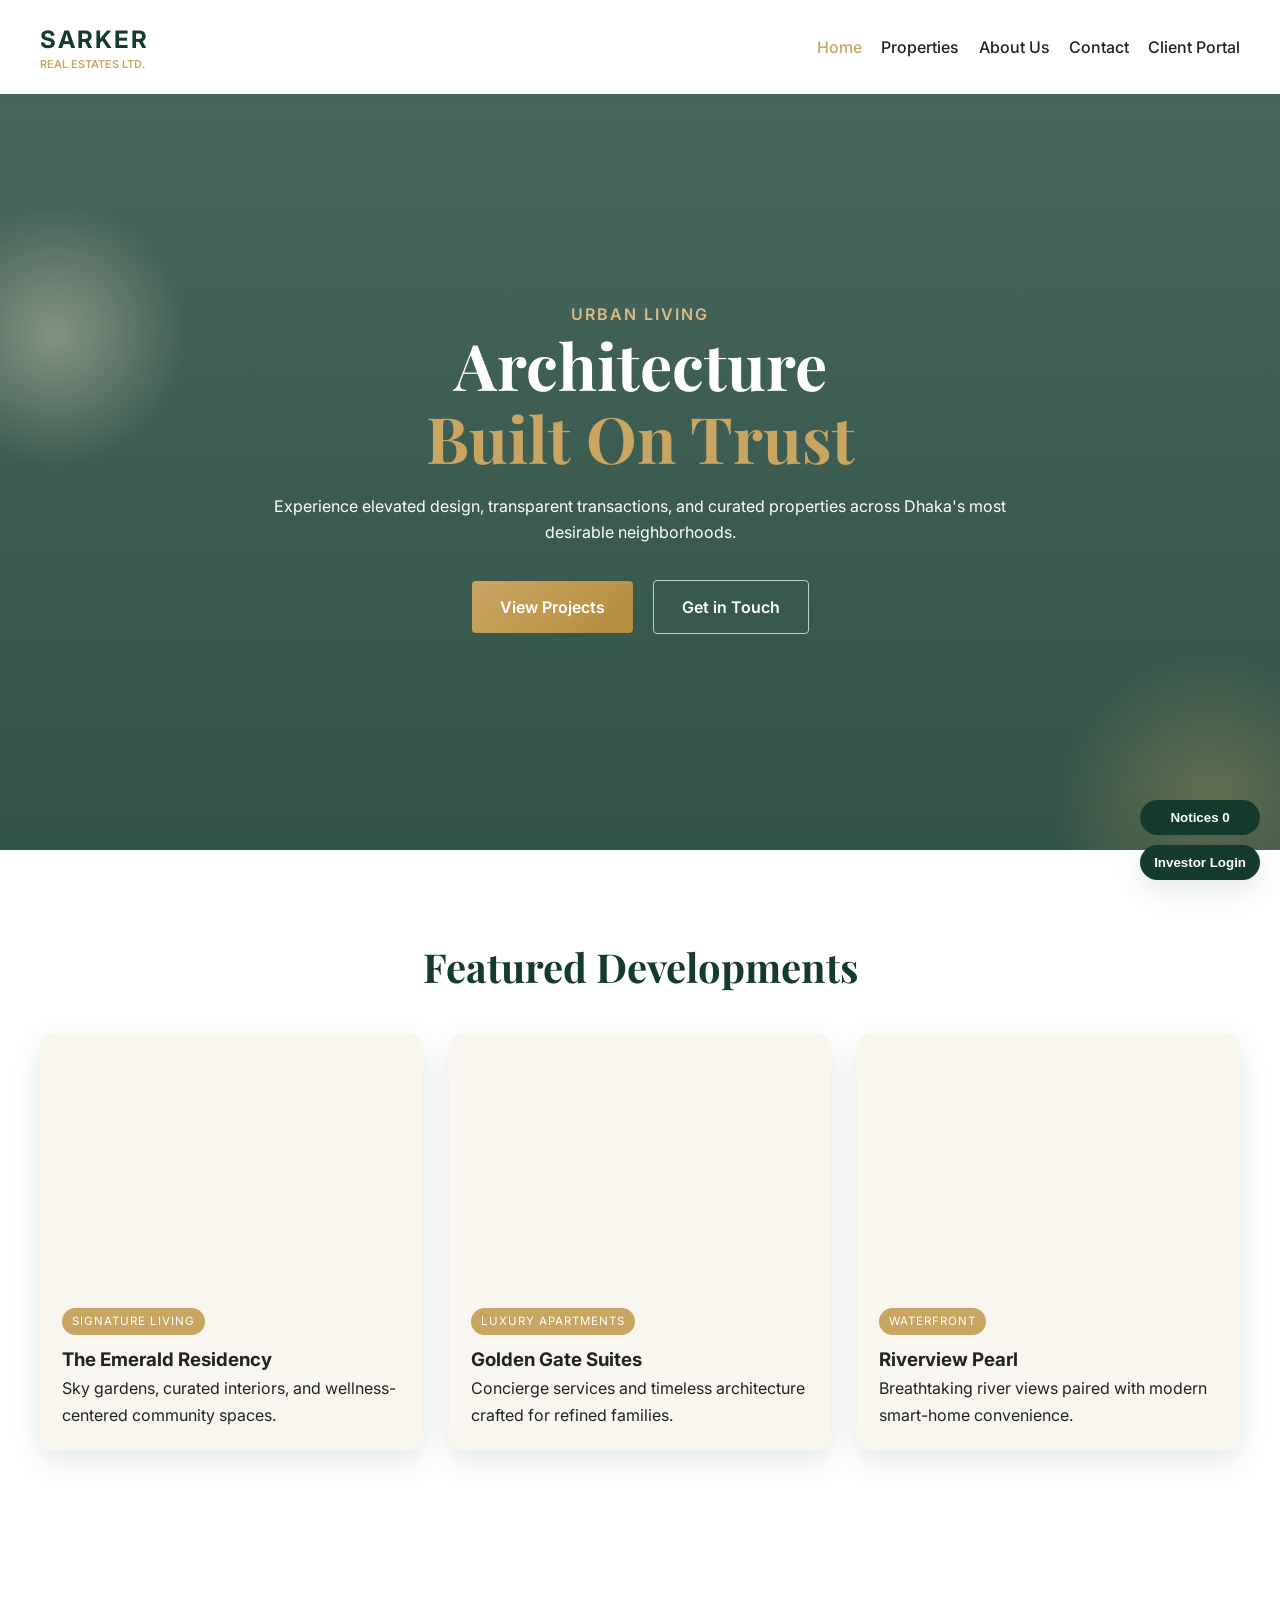
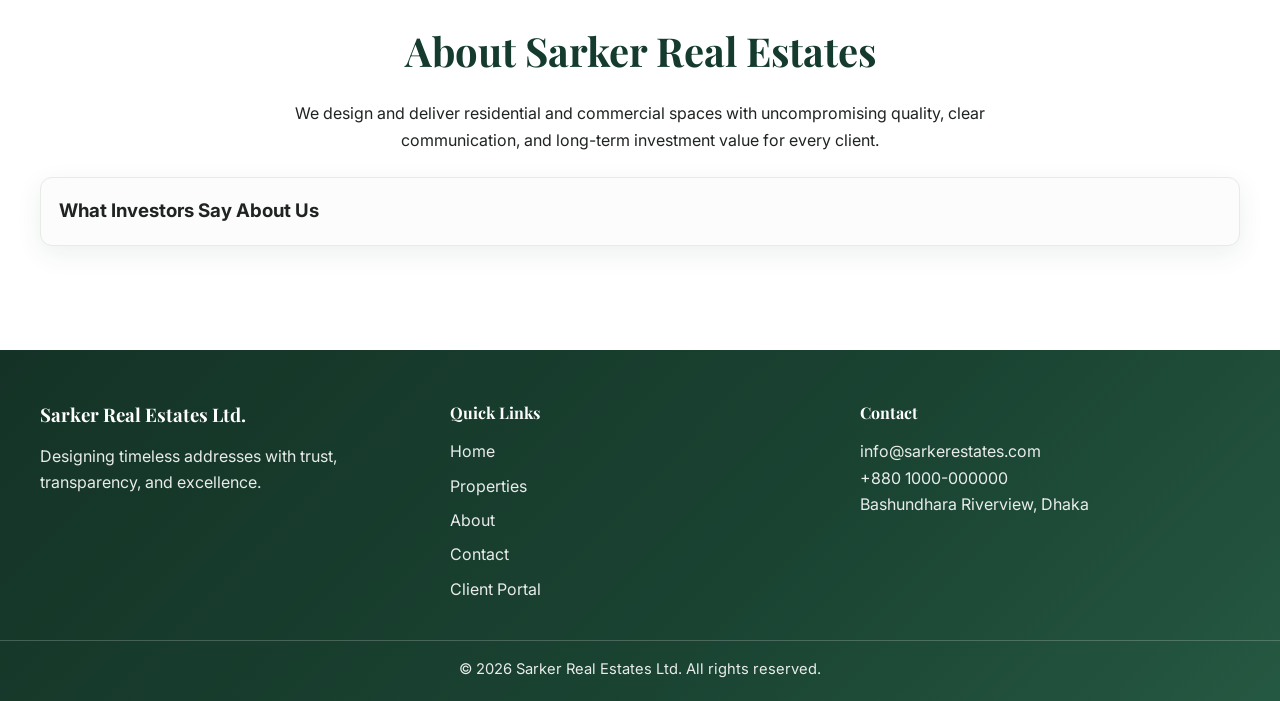
<file: index.html>
<!DOCTYPE html>
<html lang="en">
<head>
    <meta charset="UTF-8">
    <meta name="viewport" content="width=device-width, initial-scale=1.0">
    <title>Sarker Real Estates Ltd. | Built on Trust</title>
    <meta name="description" content="Sarker Real Estates creates residential and commercial addresses designed for modern living.">
    <link rel="stylesheet" href="style.css">
    <link href="https://fonts.googleapis.com/css2?family=Playfair+Display:wght@600;700&family=Inter:wght@300;400;500;600;700&display=swap" rel="stylesheet">
</head>
<body>
    <header>
        <nav class="container">
            <a class="logo" href="index.html" aria-label="Sarker Real Estates home">
                <span class="brand-name">SARKER</span>
                <span class="sub-brand">REAL ESTATES LTD.</span>
            </a>
            <ul class="nav-links" id="main-nav">
                <li><a href="index.html" class="active">Home</a></li>
                <li><a href="projects.html">Properties</a></li>
                <li><a href="index.html#about">About Us</a></li>
                <li><a href="contact.html">Contact</a></li>
                <li><a href="user.html">Client Portal</a></li>
            </ul>
            <button class="menu-toggle" id="mobile-menu" type="button" aria-label="Toggle navigation" aria-expanded="false" aria-controls="main-nav">
                <span></span>
                <span></span>
                <span></span>
            </button>
        </nav>
    </header>

    <section class="hero">
        <div class="hero-orb orb-one"></div>
        <div class="hero-orb orb-two"></div>
        <div class="hero-content container reveal">
            <p class="eyebrow">Urban Living</p>
            <h1>Architecture<br><span class="highlight">Built On Trust</span></h1>
            <p>Experience elevated design, transparent transactions, and curated properties across Dhaka's most desirable neighborhoods.</p>
            <div class="cta-buttons">
                <a href="projects.html" class="btn btn-primary">View Projects</a>
                <a href="contact.html" class="btn btn-secondary">Get in Touch</a>
            </div>
        </div>
    </section>

    <section id="properties" class="featured container">
        <h2 class="section-title reveal">Featured Developments</h2>
        <div class="grid">
            <article class="card reveal">
                <div class="card-img" style="background-image: url('https://images.unsplash.com/photo-1512917774080-9991f1c4c750?auto=format&fit=crop&w=1200&q=80')"></div>
                <div class="card-info">
                    <span class="tag">Signature Living</span>
                    <h3>The Emerald Residency</h3>
                    <p>Sky gardens, curated interiors, and wellness-centered community spaces.</p>
                </div>
            </article>
            <article class="card reveal">
                <div class="card-img" style="background-image: url('https://images.unsplash.com/photo-1600585154340-be6161a56a0c?auto=format&fit=crop&w=1200&q=80')"></div>
                <div class="card-info">
                    <span class="tag">Luxury Apartments</span>
                    <h3>Golden Gate Suites</h3>
                    <p>Concierge services and timeless architecture crafted for refined families.</p>
                </div>
            </article>
            <article class="card reveal">
                <div class="card-img" style="background-image: url('https://images.unsplash.com/photo-1600607687939-ce8a6c25118c?auto=format&fit=crop&w=1200&q=80')"></div>
                <div class="card-info">
                    <span class="tag">Waterfront</span>
                    <h3>Riverview Pearl</h3>
                    <p>Breathtaking river views paired with modern smart-home convenience.</p>
                </div>
            </article>
        </div>
    </section>

    <section id="about" class="about container reveal">
        <h2 class="section-title">About Sarker Real Estates</h2>
        <p>
            We design and deliver residential and commercial spaces with uncompromising quality,
            clear communication, and long-term investment value for every client.
        </p>
        <div class="about-reviews-card">
            <h3>What Investors Say About Us</h3>
            <div id="aboutReviewList" class="review-list"></div>
        </div>
    </section>

    <footer class="site-footer">
        <div class="container footer-grid">
            <div>
                <h3>Sarker Real Estates Ltd.</h3>
                <p>Designing timeless addresses with trust, transparency, and excellence.</p>
            </div>
            <div>
                <h4>Quick Links</h4>
                <ul>
                    <li><a href="index.html">Home</a></li>
                    <li><a href="projects.html">Properties</a></li>
                    <li><a href="index.html#about">About</a></li>
                    <li><a href="contact.html">Contact</a></li>
                    <li><a href="user.html">Client Portal</a></li>
                </ul>
            </div>
            <div>
                <h4>Contact</h4>
                <p><a href="mailto:info@sarkerestates.com">info@sarkerestates.com</a></p>
                <p><a href="tel:+8801000000000">+880 1000-000000</a></p>
                <p>Bashundhara Riverview, Dhaka</p>
            </div>
        </div>
        <div class="footer-bottom">
            <p>&copy; 2026 Sarker Real Estates Ltd. All rights reserved.</p>
        </div>
    </footer>

    <div class="utility-tools">
        <button id="noticeToggle" class="utility-btn" type="button">Notices <span id="noticeCount">0</span></button>
        <button id="loginToggle" class="utility-btn" type="button">Investor Login</button>
    </div>

    <aside id="noticePanel" class="notice-panel">
        <div class="notice-head">
            <h3>Notice Board</h3>
            <button type="button" class="plain-btn" data-action="toggle-notice-panel">Close</button>
        </div>
        <div id="noticeList"></div>
    </aside>

    <div id="noticeModal" class="overlay-modal">
        <div class="overlay-card">
            <h3 id="noticeTitle">Notice</h3>
            <p id="noticeMessage"></p>
            <button class="btn btn-primary" type="button" data-action="close-notice">Close</button>
        </div>
    </div>

    <script src="script.js"></script>
</body>
</html>
</file>
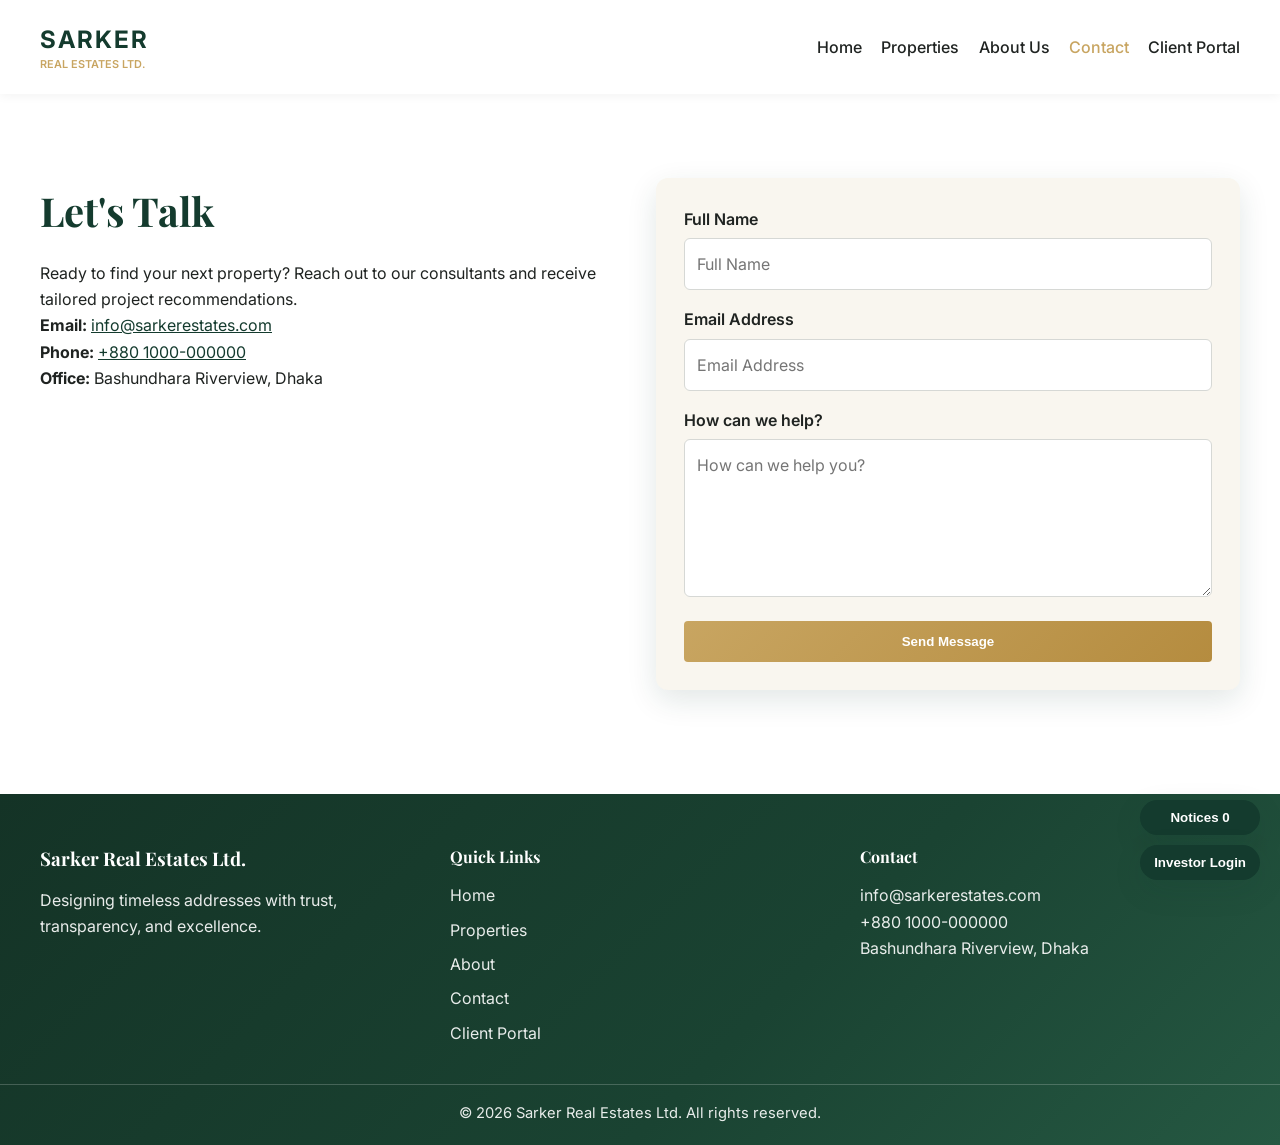
<file: contact.html>
<!DOCTYPE html>
<html lang="en">
<head>
    <meta charset="UTF-8">
    <meta name="viewport" content="width=device-width, initial-scale=1.0">
    <title>Contact Us | Sarker Real Estates Ltd.</title>
    <meta name="description" content="Talk with Sarker Real Estates consultants and plan your next premium property investment.">
    <link rel="stylesheet" href="style.css">
    <link href="https://fonts.googleapis.com/css2?family=Playfair+Display:wght@600;700&family=Inter:wght@300;400;500;600;700&display=swap" rel="stylesheet">
</head>
<body>
    <header>
        <nav class="container">
            <a class="logo" href="index.html" aria-label="Sarker Real Estates home">
                <span class="brand-name">SARKER</span>
                <span class="sub-brand">REAL ESTATES LTD.</span>
            </a>
            <ul class="nav-links" id="main-nav">
                <li><a href="index.html">Home</a></li>
                <li><a href="projects.html">Properties</a></li>
                <li><a href="index.html#about">About Us</a></li>
                <li><a href="contact.html" class="active">Contact</a></li>
                <li><a href="user.html">Client Portal</a></li>
            </ul>
            <button class="menu-toggle" id="mobile-menu" type="button" aria-label="Toggle navigation" aria-expanded="false" aria-controls="main-nav">
                <span></span>
                <span></span>
                <span></span>
            </button>
        </nav>
    </header>

    <section class="container contact-layout">
        <article class="contact-info reveal">
            <h2 class="section-title section-left">Let's Talk</h2>
            <p>Ready to find your next property? Reach out to our consultants and receive tailored project recommendations.</p>
            <p><strong>Email:</strong> <a href="mailto:info@sarkerestates.com">info@sarkerestates.com</a></p>
            <p><strong>Phone:</strong> <a href="tel:+8801000000000">+880 1000-000000</a></p>
            <p><strong>Office:</strong> Bashundhara Riverview, Dhaka</p>
        </article>

        <form class="contact-form reveal" action="mailto:info@sarkerestates.com" method="post" enctype="text/plain">
            <label for="full-name">Full Name</label>
            <input id="full-name" type="text" name="Full Name" placeholder="Full Name" required>

            <label for="email">Email Address</label>
            <input id="email" type="email" name="Email" placeholder="Email Address" required>

            <label for="message">How can we help?</label>
            <textarea id="message" name="Message" placeholder="How can we help you?" rows="5" required></textarea>

            <button class="btn btn-primary" type="submit">Send Message</button>
        </form>
    </section>

    <footer class="site-footer">
        <div class="container footer-grid">
            <div>
                <h3>Sarker Real Estates Ltd.</h3>
                <p>Designing timeless addresses with trust, transparency, and excellence.</p>
            </div>
            <div>
                <h4>Quick Links</h4>
                <ul>
                    <li><a href="index.html">Home</a></li>
                    <li><a href="projects.html">Properties</a></li>
                    <li><a href="index.html#about">About</a></li>
                    <li><a href="contact.html">Contact</a></li>
                    <li><a href="user.html">Client Portal</a></li>
                </ul>
            </div>
            <div>
                <h4>Contact</h4>
                <p><a href="mailto:info@sarkerestates.com">info@sarkerestates.com</a></p>
                <p><a href="tel:+8801000000000">+880 1000-000000</a></p>
                <p>Bashundhara Riverview, Dhaka</p>
            </div>
        </div>
        <div class="footer-bottom">
            <p>&copy; 2026 Sarker Real Estates Ltd. All rights reserved.</p>
        </div>
    </footer>

    <div class="utility-tools">
        <button id="noticeToggle" class="utility-btn" type="button">Notices <span id="noticeCount">0</span></button>
        <button id="loginToggle" class="utility-btn" type="button">Investor Login</button>
    </div>

    <aside id="noticePanel" class="notice-panel">
        <div class="notice-head">
            <h3>Notice Board</h3>
            <button type="button" class="plain-btn" onclick="toggleNoticePanel()">Close</button>
        </div>
        <div id="noticeList"></div>
    </aside>

    <div id="noticeModal" class="overlay-modal" onclick="closeNotice()">
        <div class="overlay-card" onclick="event.stopPropagation()">
            <h3 id="noticeTitle">Notice</h3>
            <p id="noticeMessage"></p>
            <button class="btn btn-primary" type="button" onclick="closeNotice()">Close</button>
        </div>
    </div>

    <script src="script.js"></script>
</body>
</html>
</file>
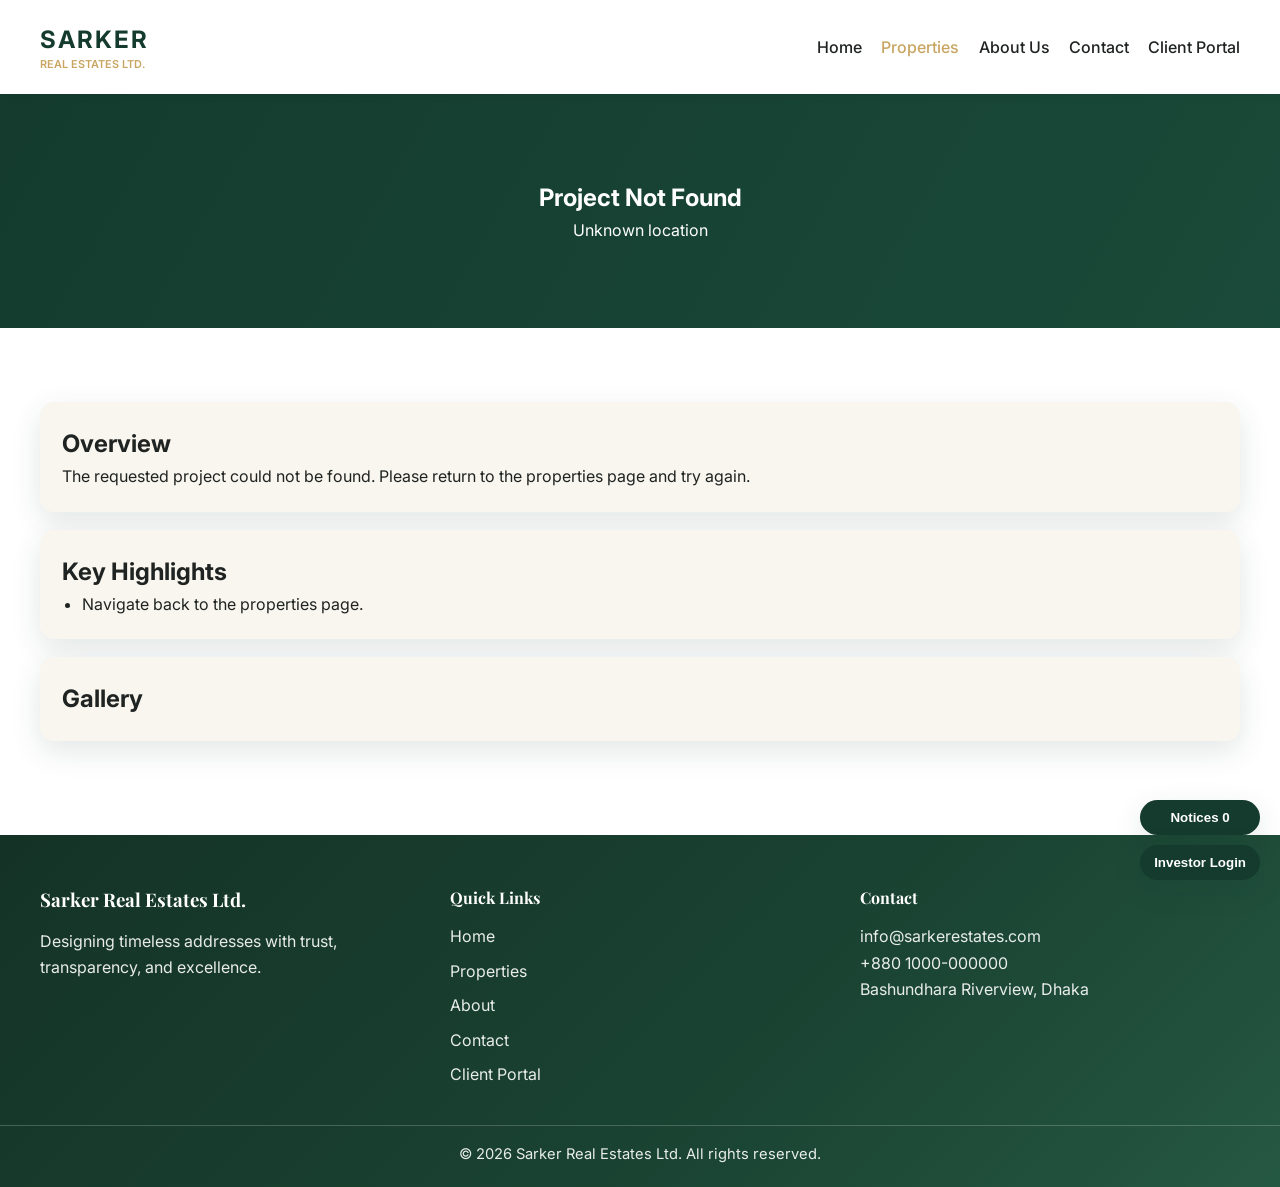
<file: details.html>
<!DOCTYPE html>
<html lang="en">
<head>
    <meta charset="UTF-8">
    <meta name="viewport" content="width=device-width, initial-scale=1.0">
    <title>Project Details | Sarker Real Estates Ltd.</title>
    <meta name="description" content="Detailed project information and gallery for Sarker Real Estates developments.">
    <link rel="stylesheet" href="style.css">
    <link href="https://fonts.googleapis.com/css2?family=Playfair+Display:wght@600;700&family=Inter:wght@300;400;500;600;700&display=swap" rel="stylesheet">
</head>
<body>
    <header>
        <nav class="container">
            <a class="logo" href="index.html" aria-label="Sarker Real Estates home">
                <span class="brand-name">SARKER</span>
                <span class="sub-brand">REAL ESTATES LTD.</span>
            </a>
            <ul class="nav-links" id="main-nav">
                <li><a href="index.html">Home</a></li>
                <li><a href="projects.html" class="active">Properties</a></li>
                <li><a href="index.html#about">About Us</a></li>
                <li><a href="contact.html">Contact</a></li>
                <li><a href="user.html">Client Portal</a></li>
            </ul>
            <button class="menu-toggle" id="mobile-menu" type="button" aria-label="Toggle navigation" aria-expanded="false" aria-controls="main-nav">
                <span></span>
                <span></span>
                <span></span>
            </button>
        </nav>
    </header>

    <section class="page-banner">
        <div class="container reveal">
            <h1 id="detailTitle">Project Details</h1>
            <p id="detailLocation">Dhaka, Bangladesh</p>
        </div>
    </section>

    <main class="container details-layout">
        <section class="detail-card reveal visible">
            <h2>Overview</h2>
            <p id="detailDescription">Project details will appear here.</p>
        </section>

        <section class="detail-card reveal visible">
            <h2>Key Highlights</h2>
            <ul id="detailHighlights" class="detail-highlights"></ul>
        </section>

        <section class="detail-card reveal visible">
            <h2>Gallery</h2>
            <div id="detailGallery" class="detail-gallery"></div>
        </section>
    </main>

    <footer class="site-footer">
        <div class="container footer-grid">
            <div>
                <h3>Sarker Real Estates Ltd.</h3>
                <p>Designing timeless addresses with trust, transparency, and excellence.</p>
            </div>
            <div>
                <h4>Quick Links</h4>
                <ul>
                    <li><a href="index.html">Home</a></li>
                    <li><a href="projects.html">Properties</a></li>
                    <li><a href="index.html#about">About</a></li>
                    <li><a href="contact.html">Contact</a></li>
                    <li><a href="user.html">Client Portal</a></li>
                </ul>
            </div>
            <div>
                <h4>Contact</h4>
                <p><a href="mailto:info@sarkerestates.com">info@sarkerestates.com</a></p>
                <p><a href="tel:+8801000000000">+880 1000-000000</a></p>
                <p>Bashundhara Riverview, Dhaka</p>
            </div>
        </div>
        <div class="footer-bottom">
            <p>&copy; 2026 Sarker Real Estates Ltd. All rights reserved.</p>
        </div>
    </footer>

    <div class="utility-tools">
        <button id="noticeToggle" class="utility-btn" type="button">Notices <span id="noticeCount">0</span></button>
        <button id="loginToggle" class="utility-btn" type="button">Investor Login</button>
    </div>

    <aside id="noticePanel" class="notice-panel">
        <div class="notice-head">
            <h3>Notice Board</h3>
            <button type="button" class="plain-btn" data-action="toggle-notice-panel">Close</button>
        </div>
        <div id="noticeList"></div>
    </aside>

    <div id="noticeModal" class="overlay-modal">
        <div class="overlay-card">
            <h3 id="noticeTitle">Notice</h3>
            <p id="noticeMessage"></p>
            <button class="btn btn-primary" type="button" data-action="close-notice">Close</button>
        </div>
    </div>

    <script src="script.js"></script>
</body>
</html>
</file>
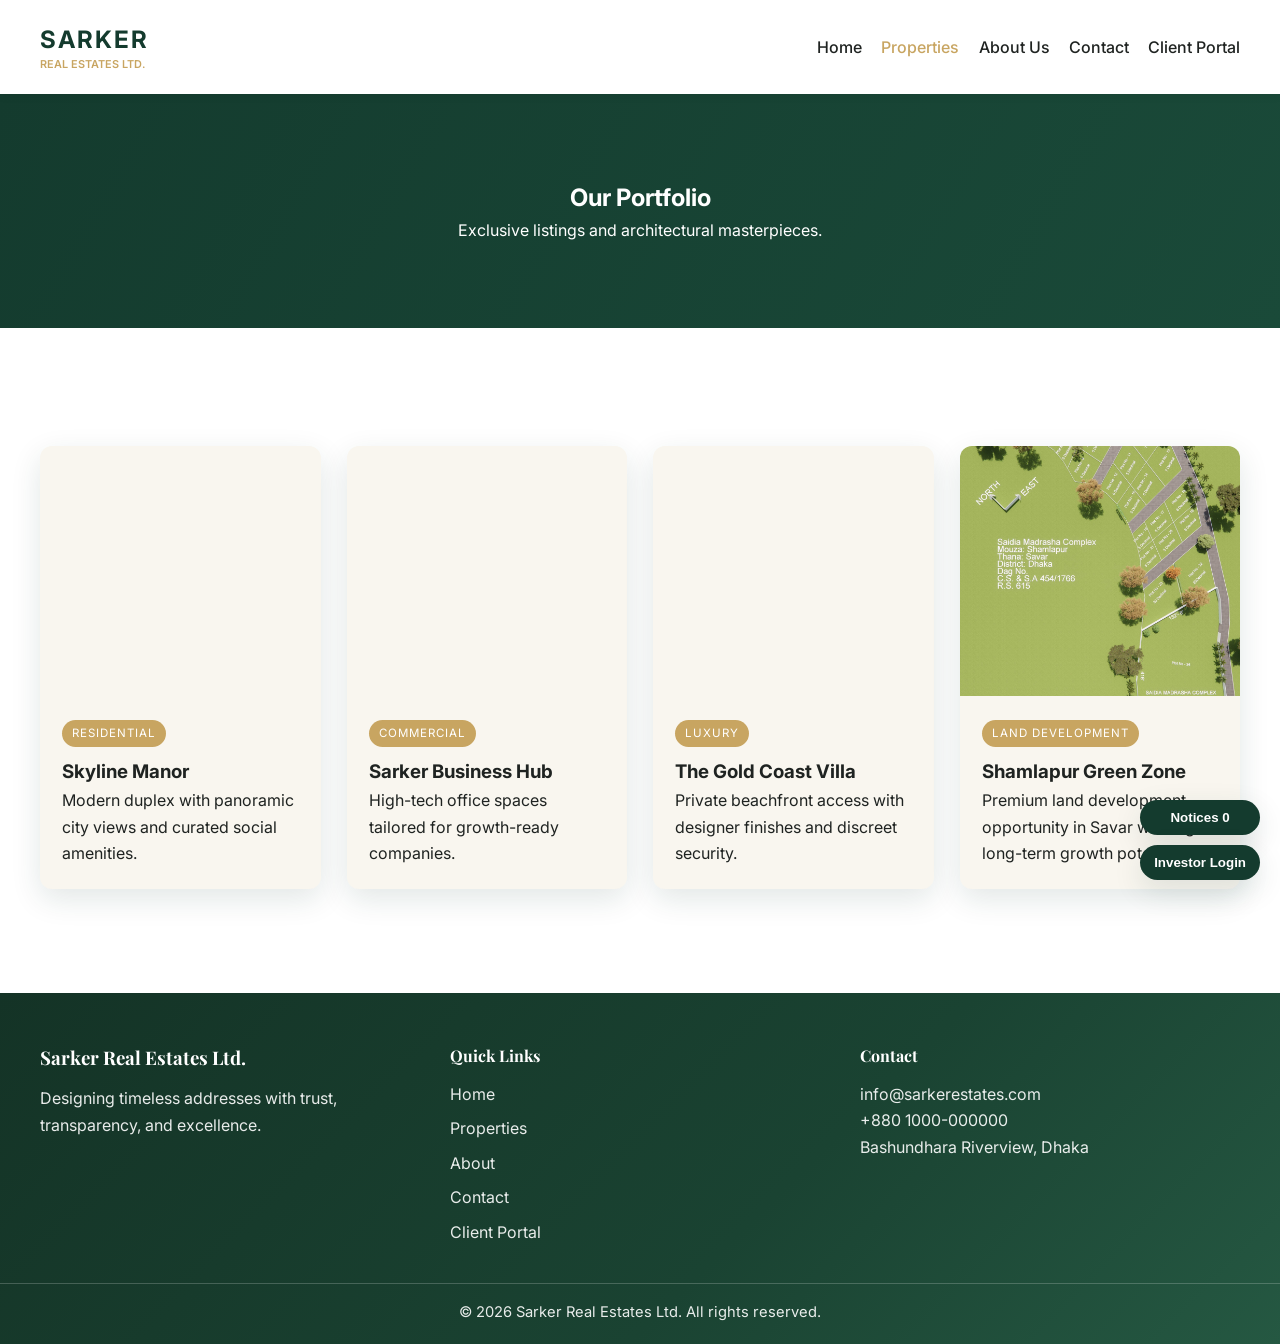
<file: projects.html>
<!DOCTYPE html>
<html lang="en">
<head>
    <meta charset="UTF-8">
    <meta name="viewport" content="width=device-width, initial-scale=1.0">
    <title>Properties | Sarker Real Estates Ltd.</title>
    <meta name="description" content="Explore premium residential and commercial projects by Sarker Real Estates.">
    <link rel="stylesheet" href="style.css">
    <link href="https://fonts.googleapis.com/css2?family=Playfair+Display:wght@600;700&family=Inter:wght@300;400;500;600;700&display=swap" rel="stylesheet">
</head>
<body>
    <header>
        <nav class="container">
            <a class="logo" href="index.html" aria-label="Sarker Real Estates home">
                <span class="brand-name">SARKER</span>
                <span class="sub-brand">REAL ESTATES LTD.</span>
            </a>
            <ul class="nav-links" id="main-nav">
                <li><a href="index.html">Home</a></li>
                <li><a href="projects.html" class="active">Properties</a></li>
                <li><a href="index.html#about">About Us</a></li>
                <li><a href="contact.html">Contact</a></li>
                <li><a href="user.html">Client Portal</a></li>
            </ul>
            <button class="menu-toggle" id="mobile-menu" type="button" aria-label="Toggle navigation" aria-expanded="false" aria-controls="main-nav">
                <span></span>
                <span></span>
                <span></span>
            </button>
        </nav>
    </header>

    <section class="page-banner">
        <div class="container reveal">
            <h1>Our Portfolio</h1>
            <p>Exclusive listings and architectural masterpieces.</p>
        </div>
    </section>

    <section class="container properties-section">
        <div class="grid">
            <article
                class="card reveal project-detail-card"
                data-project-title="Skyline Manor"
                data-project-details="Modern duplex with panoramic city views and curated social amenities."
                data-project-location="Gulshan, Dhaka"
                data-project-slug="skyline-manor"
                tabindex="0"
                role="button"
                aria-label="View details for Skyline Manor"
            >
                <div class="card-img" style="background-image: url('https://images.unsplash.com/photo-1600596542815-ffad4c1539a9?auto=format&fit=crop&w=1200&q=80')"></div>
                <div class="card-info">
                    <span class="tag">Residential</span>
                    <h3>Skyline Manor</h3>
                    <p>Modern duplex with panoramic city views and curated social amenities.</p>
                </div>
            </article>
            <article
                class="card reveal project-detail-card"
                data-project-title="Sarker Business Hub"
                data-project-details="High-tech office spaces tailored for growth-ready companies."
                data-project-location="Banani, Dhaka"
                data-project-slug="sarker-business-hub"
                tabindex="0"
                role="button"
                aria-label="View details for Sarker Business Hub"
            >
                <div class="card-img" style="background-image: url('https://images.unsplash.com/photo-1600607687940-4e2a09695d51?auto=format&fit=crop&w=1200&q=80')"></div>
                <div class="card-info">
                    <span class="tag">Commercial</span>
                    <h3>Sarker Business Hub</h3>
                    <p>High-tech office spaces tailored for growth-ready companies.</p>
                </div>
            </article>
            <article
                class="card reveal project-detail-card"
                data-project-title="The Gold Coast Villa"
                data-project-details="Private beachfront access with designer finishes and discreet security."
                data-project-location="Cox's Bazar, Bangladesh"
                data-project-slug="gold-coast-villa"
                tabindex="0"
                role="button"
                aria-label="View details for The Gold Coast Villa"
            >
                <div class="card-img" style="background-image: url('https://images.unsplash.com/photo-1600566753376-12c8ab7fb75b?auto=format&fit=crop&w=1200&q=80')"></div>
                <div class="card-info">
                    <span class="tag">Luxury</span>
                    <h3>The Gold Coast Villa</h3>
                    <p>Private beachfront access with designer finishes and discreet security.</p>
                </div>
            </article>
            <article
                class="card reveal project-detail-card"
                data-project-title="Shamlapur Green Zone"
                data-project-details="Strategically located land at Kolatia, Shamlapur, Savar near the Buriganga River and Dhanmondi-side approach, positioned for strong future value as greater Dhaka expands toward this green belt corridor."
                data-project-location="Kolatia, Shamlapur, Savar"
                data-project-slug="shamlapur-green-zone"
                tabindex="0"
                role="button"
                aria-label="View details for Shamlapur Green Zone"
            >
                <div class="card-img" style="background-image: url('shamlapur.jpg')"></div>
                <div class="card-info">
                    <span class="tag">Land Development</span>
                    <h3>Shamlapur Green Zone</h3>
                    <p>Premium land development opportunity in Savar with high long-term growth potential.</p>
                </div>
            </article>
        </div>
    </section>

    <footer class="site-footer">
        <div class="container footer-grid">
            <div>
                <h3>Sarker Real Estates Ltd.</h3>
                <p>Designing timeless addresses with trust, transparency, and excellence.</p>
            </div>
            <div>
                <h4>Quick Links</h4>
                <ul>
                    <li><a href="index.html">Home</a></li>
                    <li><a href="projects.html">Properties</a></li>
                    <li><a href="index.html#about">About</a></li>
                    <li><a href="contact.html">Contact</a></li>
                    <li><a href="user.html">Client Portal</a></li>
                </ul>
            </div>
            <div>
                <h4>Contact</h4>
                <p><a href="mailto:info@sarkerestates.com">info@sarkerestates.com</a></p>
                <p><a href="tel:+8801000000000">+880 1000-000000</a></p>
                <p>Bashundhara Riverview, Dhaka</p>
            </div>
        </div>
        <div class="footer-bottom">
            <p>&copy; 2026 Sarker Real Estates Ltd. All rights reserved.</p>
        </div>
    </footer>

    <div class="utility-tools">
        <button id="noticeToggle" class="utility-btn" type="button">Notices <span id="noticeCount">0</span></button>
        <button id="loginToggle" class="utility-btn" type="button">Investor Login</button>
    </div>

    <aside id="noticePanel" class="notice-panel">
        <div class="notice-head">
            <h3>Notice Board</h3>
            <button type="button" class="plain-btn" data-action="toggle-notice-panel">Close</button>
        </div>
        <div id="noticeList"></div>
    </aside>

    <div id="noticeModal" class="overlay-modal">
        <div class="overlay-card">
            <h3 id="noticeTitle">Notice</h3>
            <p id="noticeMessage"></p>
            <button class="btn btn-primary" type="button" data-action="close-notice">Close</button>
        </div>
    </div>

    <div id="projectModal" class="overlay-modal" onclick="closeProjectDetails()">
        <div class="overlay-card" onclick="event.stopPropagation()">
            <h3 id="projectTitle">Project Details</h3>
            <p id="projectDetails"></p>
            <p><strong>Location:</strong> <span id="projectLocation">-</span></p>
            <button class="btn btn-primary" type="button" onclick="closeProjectDetails()">Close</button>
        </div>
    </div>

    <script src="script.js"></script>
</body>
</html>
</file>
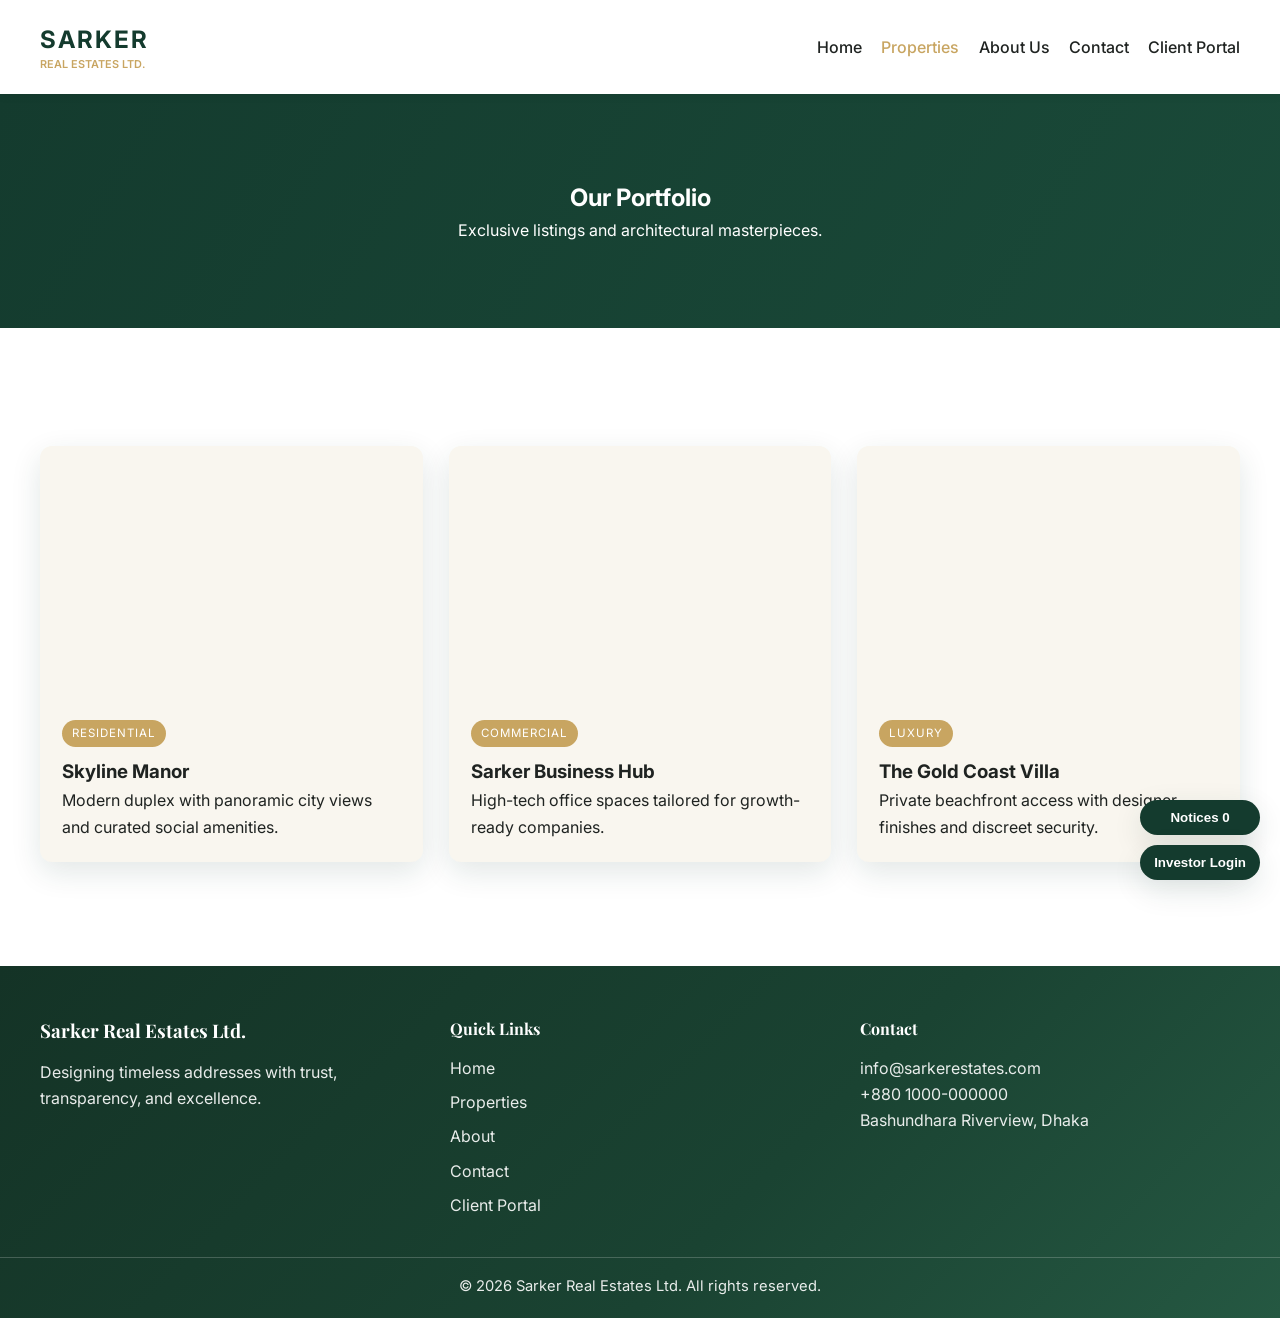
<file: properties.html>
<!DOCTYPE html>
<html lang="en">
<head>
    <meta charset="UTF-8">
    <meta name="viewport" content="width=device-width, initial-scale=1.0">
    <title>Properties | Sarker Real Estates Ltd.</title>
    <meta name="description" content="Explore premium residential and commercial projects by Sarker Real Estates.">
    <link rel="stylesheet" href="style.css">
    <link href="https://fonts.googleapis.com/css2?family=Playfair+Display:wght@600;700&family=Inter:wght@300;400;500;600;700&display=swap" rel="stylesheet">
</head>
<body>
    <header>
        <nav class="container">
            <a class="logo" href="index.html" aria-label="Sarker Real Estates home">
                <span class="brand-name">SARKER</span>
                <span class="sub-brand">REAL ESTATES LTD.</span>
            </a>
            <ul class="nav-links" id="main-nav">
                <li><a href="index.html">Home</a></li>
                <li><a href="properties.html" class="active">Properties</a></li>
                <li><a href="index.html#about">About Us</a></li>
                <li><a href="contact.html">Contact</a></li>
                <li><a href="user.html">Client Portal</a></li>
            </ul>
            <button class="menu-toggle" id="mobile-menu" type="button" aria-label="Toggle navigation" aria-expanded="false" aria-controls="main-nav">
                <span></span>
                <span></span>
                <span></span>
            </button>
        </nav>
    </header>

    <section class="page-banner">
        <div class="container reveal">
            <h1>Our Portfolio</h1>
            <p>Exclusive listings and architectural masterpieces.</p>
        </div>
    </section>

    <section class="container properties-section">
        <div class="grid">
            <article class="card reveal">
                <div class="card-img" style="background-image: url('https://images.unsplash.com/photo-1600596542815-ffad4c1539a9?auto=format&fit=crop&w=1200&q=80')"></div>
                <div class="card-info">
                    <span class="tag">Residential</span>
                    <h3>Skyline Manor</h3>
                    <p>Modern duplex with panoramic city views and curated social amenities.</p>
                </div>
            </article>
            <article class="card reveal">
                <div class="card-img" style="background-image: url('https://images.unsplash.com/photo-1600607687940-4e2a09695d51?auto=format&fit=crop&w=1200&q=80')"></div>
                <div class="card-info">
                    <span class="tag">Commercial</span>
                    <h3>Sarker Business Hub</h3>
                    <p>High-tech office spaces tailored for growth-ready companies.</p>
                </div>
            </article>
            <article class="card reveal">
                <div class="card-img" style="background-image: url('https://images.unsplash.com/photo-1600566753376-12c8ab7fb75b?auto=format&fit=crop&w=1200&q=80')"></div>
                <div class="card-info">
                    <span class="tag">Luxury</span>
                    <h3>The Gold Coast Villa</h3>
                    <p>Private beachfront access with designer finishes and discreet security.</p>
                </div>
            </article>
        </div>
    </section>

    <footer class="site-footer">
        <div class="container footer-grid">
            <div>
                <h3>Sarker Real Estates Ltd.</h3>
                <p>Designing timeless addresses with trust, transparency, and excellence.</p>
            </div>
            <div>
                <h4>Quick Links</h4>
                <ul>
                    <li><a href="index.html">Home</a></li>
                    <li><a href="properties.html">Properties</a></li>
                    <li><a href="index.html#about">About</a></li>
                    <li><a href="contact.html">Contact</a></li>
                    <li><a href="user.html">Client Portal</a></li>
                </ul>
            </div>
            <div>
                <h4>Contact</h4>
                <p><a href="mailto:info@sarkerestates.com">info@sarkerestates.com</a></p>
                <p><a href="tel:+8801000000000">+880 1000-000000</a></p>
                <p>Bashundhara Riverview, Dhaka</p>
            </div>
        </div>
        <div class="footer-bottom">
            <p>&copy; 2026 Sarker Real Estates Ltd. All rights reserved.</p>
        </div>
    </footer>

    <div class="utility-tools">
        <button id="noticeToggle" class="utility-btn" type="button">Notices <span id="noticeCount">0</span></button>
        <button id="loginToggle" class="utility-btn" type="button">Investor Login</button>
    </div>

    <aside id="noticePanel" class="notice-panel">
        <div class="notice-head">
            <h3>Notice Board</h3>
            <button type="button" class="plain-btn" onclick="toggleNoticePanel()">Close</button>
        </div>
        <div id="noticeList"></div>
    </aside>

    <div id="noticeModal" class="overlay-modal" onclick="closeNotice()">
        <div class="overlay-card" onclick="event.stopPropagation()">
            <h3 id="noticeTitle">Notice</h3>
            <p id="noticeMessage"></p>
            <button class="btn btn-primary" type="button" onclick="closeNotice()">Close</button>
        </div>
    </div>

    <div id="loginModal" class="overlay-modal" onclick="closeLoginModal()">
        <div class="overlay-card" onclick="event.stopPropagation()">
            <h3>Investor Login</h3>
            <label for="username">Username</label>
            <input id="username" type="text" placeholder="Username">
            <label for="password">Password</label>
            <input id="password" type="password" placeholder="Password">
            <button id="loginSubmit" class="btn btn-primary" type="button">Login</button>
        </div>
    </div>

    <script src="script.js"></script>
</body>
</html>
</file>
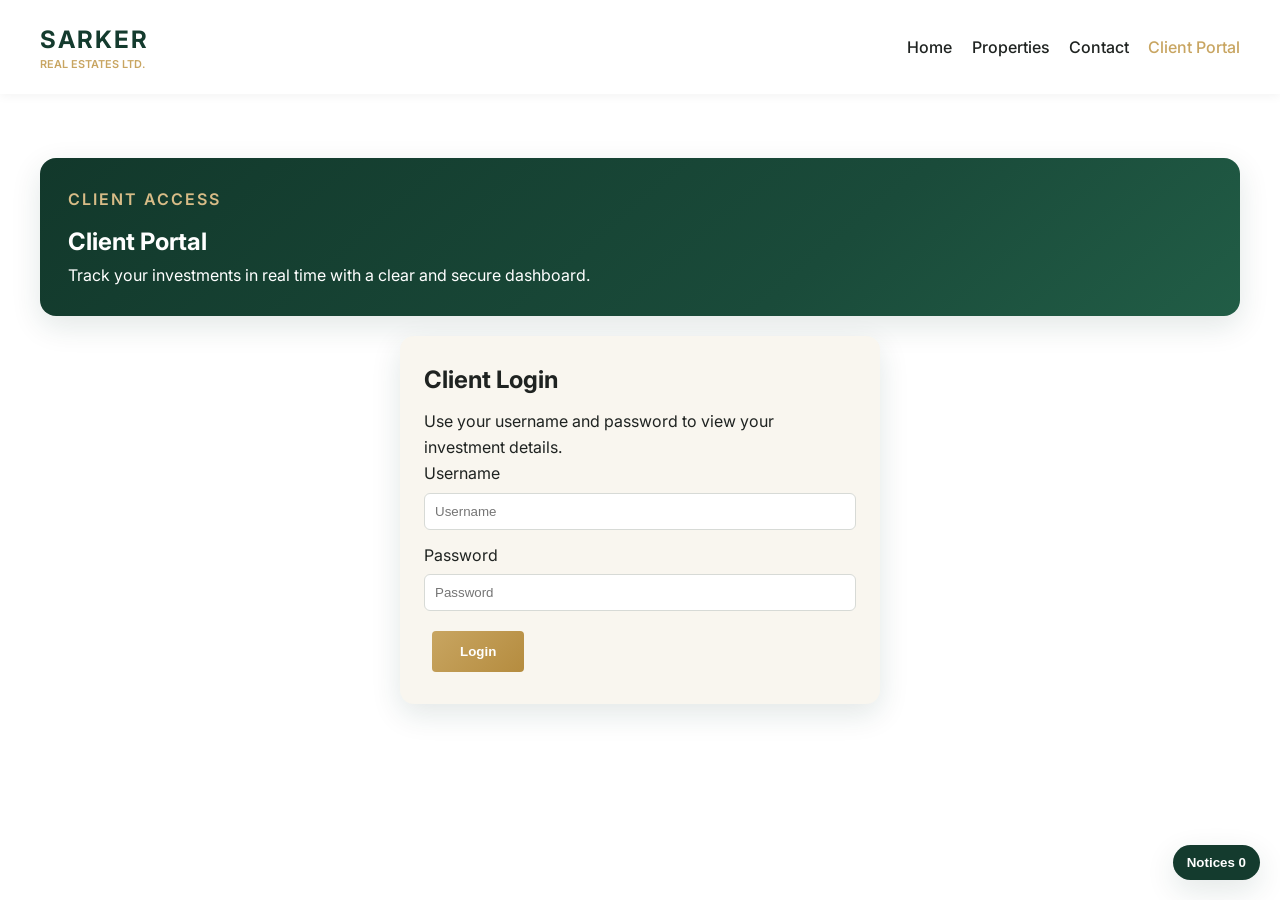
<file: user.html>
<!DOCTYPE html>
<html lang="en">
<head>
    <meta charset="UTF-8">
    <meta name="viewport" content="width=device-width, initial-scale=1.0">
    <title>Client Dashboard | Sarker Real Estates Ltd.</title>
    <meta name="description" content="Investor dashboard for viewing project-wise investment details.">
    <link rel="stylesheet" href="style.css">
    <link href="https://fonts.googleapis.com/css2?family=Playfair+Display:wght@600;700&family=Inter:wght@300;400;500;600;700&display=swap" rel="stylesheet">
</head>
<body>
    <header>
        <nav class="container">
            <a class="logo" href="index.html" aria-label="Sarker Real Estates home">
                <span class="brand-name">SARKER</span>
                <span class="sub-brand">REAL ESTATES LTD.</span>
            </a>
            <ul class="nav-links" id="main-nav">
                <li><a href="index.html">Home</a></li>
                <li><a href="projects.html">Properties</a></li>
                <li><a href="contact.html">Contact</a></li>
                <li><a href="user.html" class="active">Client Portal</a></li>
            </ul>
            <button class="menu-toggle" id="mobile-menu" type="button" aria-label="Toggle navigation" aria-expanded="false" aria-controls="main-nav">
                <span></span>
                <span></span>
                <span></span>
            </button>
        </nav>
    </header>

    <main class="container dashboard-wrap">
        <section class="portal-welcome-banner reveal visible">
            <p class="eyebrow">Client Access</p>
            <h1>Client Portal</h1>
            <p>Track your investments in real time with a clear and secure dashboard.</p>
        </section>

        <section id="loginPage" class="auth-card reveal visible">
            <h1>Client Login</h1>
            <p>Use your username and password to view your investment details.</p>
            <label for="page-username">Username</label>
            <input id="page-username" type="text" placeholder="Username">
            <label for="page-password">Password</label>
            <input id="page-password" type="password" placeholder="Password">
            <button id="pageLoginSubmit" class="btn btn-primary" type="button">Login</button>
        </section>

        <section id="dashboardPage" class="dashboard-page">
            <div class="dashboard-head reveal visible">
                <h1>Welcome, <span id="user">Investor</span></h1>
                <button id="logoutBtn" class="btn btn-secondary" type="button">Logout</button>
            </div>

            <div class="stats-grid reveal visible">
                <article class="stat-card"><h3>Total Portfolio Value</h3><p id="investment">৳0</p></article>
                <article class="stat-card"><h3>Total Invested</h3><p id="invested">৳0</p></article>
                <article class="stat-card"><h3>Total Projects</h3><p id="totalProjects">0</p></article>
            </div>

            <section class="reveal visible">
                <h2 class="section-title section-left">Project Breakdown</h2>
                <div id="projectList" class="dashboard-grid"></div>
            </section>

            <section class="reveal visible">
                <h2 class="section-title section-left">Investment History</h2>
                <div class="table-wrap">
                    <table>
                        <thead>
                            <tr>
                                <th>Project</th>
                                <th>Amount</th>
                                <th>Date</th>
                            </tr>
                        </thead>
                        <tbody id="historyTable"></tbody>
                    </table>
                </div>
            </section>

        </section>
    </main>

    <div class="utility-tools">
        <button id="noticeToggle" class="utility-btn" type="button">Notices <span id="noticeCount">0</span></button>
    </div>

    <aside id="noticePanel" class="notice-panel">
        <div class="notice-head">
            <h3>Notice Board</h3>
            <button type="button" class="plain-btn" data-action="toggle-notice-panel">Close</button>
        </div>
        <div id="noticeList"></div>
    </aside>

    <div id="noticeModal" class="overlay-modal">
        <div class="overlay-card">
            <h3 id="noticeTitle">Notice</h3>
            <p id="noticeMessage"></p>
            <button class="btn btn-primary" type="button" data-action="close-notice">Close</button>
        </div>
    </div>

        <div id="loginModal" class="overlay-modal">
        <div class="overlay-card">
            <h3>Investor Login</h3>
            <label for="modal-username">Username</label>
            <input id="modal-username" type="text" placeholder="Username">
            <label for="modal-password">Password</label>
            <input id="modal-password" type="password" placeholder="Password">
            <button id="loginSubmit" class="btn btn-primary" type="button">Login</button>
        </div>
    </div>

    <script src="script.js"></script>
</body>
</html>
</file>
<file: style.css>
:root {
    --primary-green: #143b2e;
    --primary-green-soft: #1a4a39;
    --gold: #c8a561;
    --gold-soft: #d8bc87;
    --light-cream: #f9f6ef;
    --text-dark: #1f2321;
    --white: #ffffff;
    --shadow-soft: 0 10px 30px rgba(20, 59, 46, 0.12);
}

* {
    margin: 0;
    padding: 0;
    box-sizing: border-box;
}

html {
    scroll-behavior: smooth;
}

body {
    font-family: 'Inter', sans-serif;
    background: var(--white);
    color: var(--text-dark);
    line-height: 1.65;
}

.container {
    width: min(1200px, 100% - 2rem);
    margin: 0 auto;
}

header {
    background: rgba(255, 255, 255, 0.9);
    backdrop-filter: blur(8px);
    padding: 20px 0;
    position: sticky;
    top: 0;
    z-index: 1000;
    box-shadow: 0 2px 10px rgba(0, 0, 0, 0.05);
    transition: padding 0.25s ease;
}

nav {
    display: flex;
    justify-content: space-between;
    align-items: center;
    gap: 1rem;
}

.logo {
    display: flex;
    flex-direction: column;
    text-decoration: none;
}

.brand-name {
    font-size: clamp(1.2rem, 2.2vw, 1.5rem);
    font-weight: 700;
    color: var(--primary-green);
    letter-spacing: 2px;
}

.sub-brand {
    font-size: 0.68rem;
    color: var(--gold);
    font-weight: 600;
    margin-top: -4px;
}

.nav-links {
    display: flex;
    list-style: none;
    align-items: center;
    gap: 1.2rem;
}

.nav-links li a {
    text-decoration: none;
    color: var(--text-dark);
    font-weight: 500;
    transition: color 0.25s ease;
}

.nav-links li a:hover,
.nav-links li a.active {
    color: var(--gold);
}

.menu-toggle {
    display: none;
    flex-direction: column;
    gap: 5px;
    border: 0;
    background: transparent;
    cursor: pointer;
}

.menu-toggle span {
    width: 24px;
    height: 2px;
    background: var(--text-dark);
    transition: transform 0.2s ease;
}

.hero {
    position: relative;
    min-height: 84vh;
    background:
        linear-gradient(rgba(20, 59, 46, 0.78), rgba(20, 59, 46, 0.88)),
        url('https://images.unsplash.com/photo-1486406146926-c627a92ad1ab?auto=format&fit=crop&w=2000&q=80');
    background-size: cover;
    background-position: center;
    display: grid;
    place-items: center;
    overflow: hidden;
    color: var(--white);
}

.hero-content {
    position: relative;
    text-align: center;
    z-index: 2;
}

.eyebrow {
    text-transform: uppercase;
    letter-spacing: 2px;
    color: var(--gold-soft);
    margin-bottom: 10px;
    font-weight: 600;
}

.hero h1 {
    font-family: 'Playfair Display', serif;
    font-size: clamp(2.1rem, 5vw, 4rem);
    line-height: 1.15;
    margin-bottom: 18px;
}

.hero p {
    max-width: 760px;
    margin: 0 auto;
}

.highlight {
    color: var(--gold);
}

.cta-buttons {
    margin-top: 26px;
}

.btn {
    padding: 13px 28px;
    text-decoration: none;
    display: inline-block;
    margin: 8px;
    border-radius: 4px;
    font-weight: 600;
    transition: transform 0.25s ease, opacity 0.25s ease;
}

.btn-primary {
    background: linear-gradient(135deg, var(--gold), #b58c3f);
    color: var(--white);
    border: 0;
}

.btn-secondary {
    border: 1px solid rgba(255, 255, 255, 0.7);
    color: var(--white);
}

.btn:hover {
    transform: translateY(-2px);
    opacity: 0.95;
}

.hero-orb {
    position: absolute;
    border-radius: 50%;
    filter: blur(2px);
    opacity: 0.35;
    animation: float 6s ease-in-out infinite;
}

.orb-one {
    width: 270px;
    height: 270px;
    background: radial-gradient(circle, #fff3d4 0%, transparent 70%);
    top: 14%;
    left: -80px;
}

.orb-two {
    width: 320px;
    height: 320px;
    background: radial-gradient(circle, #c8a561 0%, transparent 70%);
    bottom: -120px;
    right: -90px;
    animation-delay: 1s;
}

.featured,
.about,
.properties-section,
.contact-layout {
    padding: clamp(56px, 7vw, 84px) 0;
}

.grid {
    display: grid;
    grid-template-columns: repeat(auto-fit, minmax(260px, 1fr));
    gap: 26px;
    margin-top: 34px;
}

.card {
    background: var(--light-cream);
    overflow: hidden;
    border-radius: 12px;
    box-shadow: var(--shadow-soft);
    transition: transform 0.3s ease, box-shadow 0.3s ease;
}

.card:hover {
    transform: translateY(-6px);
    box-shadow: 0 20px 30px rgba(20, 59, 46, 0.18);
}

.card-img {
    height: 250px;
    background-size: cover;
    background-position: center;
}

.card-info {
    padding: 22px;
}

.tag {
    display: inline-block;
    background: var(--gold);
    color: var(--white);
    font-size: 0.72rem;
    padding: 4px 10px;
    border-radius: 999px;
    margin-bottom: 10px;
    text-transform: uppercase;
    letter-spacing: 1px;
}

.section-title {
    font-family: 'Playfair Display', serif;
    font-size: clamp(1.8rem, 4vw, 2.5rem);
    margin-bottom: 16px;
    text-align: center;
    color: var(--primary-green);
}

.section-left {
    text-align: left;
}

.about p {
    max-width: 780px;
    margin: 0 auto;
    text-align: center;
}

.page-banner {
    background: linear-gradient(120deg, var(--primary-green) 0%, var(--primary-green-soft) 100%);
    color: var(--white);
    padding: 84px 0;
    text-align: center;
}

.contact-layout {
    display: grid;
    grid-template-columns: 1fr 1fr;
    gap: 32px;
}

.contact-info a {
    color: var(--primary-green);
}

.contact-form {
    background: var(--light-cream);
    border-radius: 12px;
    padding: 28px;
    box-shadow: var(--shadow-soft);
}

.contact-form label {
    display: block;
    margin-bottom: 6px;
    font-weight: 600;
}

.contact-form input,
.contact-form textarea {
    width: 100%;
    padding: 12px;
    margin-bottom: 16px;
    border: 1px solid #d6d8d5;
    border-radius: 6px;
    font: inherit;
}

.contact-form .btn {
    width: 100%;
    margin: 0;
    cursor: pointer;
}

.site-footer {
    margin-top: 20px;
    background: linear-gradient(135deg, #143326 0%, #1a4332 60%, #255842 100%);
    color: var(--white);
}

.footer-grid {
    display: grid;
    grid-template-columns: repeat(auto-fit, minmax(220px, 1fr));
    gap: 30px;
    padding: 50px 0 30px;
}

.site-footer h3,
.site-footer h4 {
    font-family: 'Playfair Display', serif;
    margin-bottom: 12px;
}

.site-footer p,
.site-footer li,
.site-footer a {
    color: rgba(255, 255, 255, 0.9);
}

.site-footer ul {
    list-style: none;
}

.site-footer li {
    margin: 8px 0;
}

.site-footer a {
    text-decoration: none;
    transition: color 0.2s ease;
}

.site-footer a:hover {
    color: var(--gold);
}

.footer-bottom {
    border-top: 1px solid rgba(255, 255, 255, 0.2);
    text-align: center;
    padding: 16px 20px 20px;
    font-size: 0.92rem;
}

.reveal {
    opacity: 0;
    transform: translateY(20px);
    transition: opacity 0.7s ease, transform 0.7s ease;
}

.reveal.visible {
    opacity: 1;
    transform: translateY(0);
}

.utility-tools {
    position: fixed;
    right: 20px;
    bottom: 20px;
    display: grid;
    gap: 10px;
    z-index: 1001;
}

.utility-btn {
    border: 0;
    border-radius: 999px;
    background: var(--primary-green);
    color: var(--white);
    padding: 10px 14px;
    font-weight: 600;
    cursor: pointer;
    box-shadow: var(--shadow-soft);
}

.notice-panel {
    position: fixed;
    right: 20px;
    bottom: 90px;
    width: min(340px, calc(100% - 40px));
    max-height: 60vh;
    overflow: auto;
    background: var(--white);
    border-radius: 12px;
    box-shadow: 0 20px 45px rgba(0, 0, 0, 0.2);
    padding: 16px;
    z-index: 1002;
    transform: translateY(14px);
    opacity: 0;
    pointer-events: none;
    transition: all 0.2s ease;
}

.notice-panel.open {
    transform: translateY(0);
    opacity: 1;
    pointer-events: auto;
}

.notice-head {
    display: flex;
    justify-content: space-between;
    align-items: center;
    margin-bottom: 12px;
}

.plain-btn {
    border: 0;
    background: transparent;
    color: var(--primary-green);
    cursor: pointer;
    font-weight: 600;
}

.notice-item {
    border: 1px solid #e3e6e1;
    border-radius: 8px;
    padding: 10px;
    margin-bottom: 8px;
    cursor: pointer;
}

.notice-item.unread {
    border-color: var(--gold);
    background: #fffaf0;
}

.project-detail-card {
    cursor: pointer;
}

.project-detail-card:focus-visible {
    outline: 3px solid var(--gold);
    outline-offset: 3px;
}

.overlay-modal {
    display: none;
    align-items: center;
    justify-content: center;
    position: fixed;
    inset: 0;
    background: rgba(0, 0, 0, 0.5);
    z-index: 1004;
    padding: 18px;
}

.overlay-card {
    width: min(440px, 100%);
    background: var(--white);
    border-radius: 12px;
    padding: 18px;
}

.overlay-card input {
    width: 100%;
    border: 1px solid #d7dad6;
    border-radius: 6px;
    padding: 10px;
    margin: 6px 0 12px;
}

@keyframes float {
    0%,
    100% { transform: translateY(0px); }
    50% { transform: translateY(-16px); }
}

@media (max-width: 900px) {
    .contact-layout {
        grid-template-columns: 1fr;
    }
}

@media (max-width: 768px) {
    .menu-toggle {
        display: flex;
    }

    .nav-links {
        display: none;
        position: absolute;
        top: 72px;
        left: 0;
        width: 100%;
        background: var(--white);
        flex-direction: column;
        align-items: flex-start;
        padding: 20px;
        box-shadow: 0 4px 10px rgba(0, 0, 0, 0.08);
    }

    .nav-links.active {
        display: flex;
    }

    .cta-buttons .btn {
        width: min(320px, 90%);
    }

    .card-img {
        height: 220px;
    }
}

.dashboard-wrap {
    padding: clamp(42px, 5vw, 70px) 0 clamp(60px, 8vw, 90px);
}

.dashboard-page {
    display: none;
}

.auth-card {
    max-width: 480px;
    margin: 0 auto;
    background: var(--light-cream);
    border-radius: 14px;
    box-shadow: var(--shadow-soft);
    padding: 24px;
}

.auth-card h1 {
    margin-bottom: 8px;
}

.auth-card input {
    width: 100%;
    border: 1px solid #d7dad6;
    border-radius: 6px;
    padding: 10px;
    margin: 6px 0 12px;
}

.dashboard-head {
    display: flex;
    align-items: center;
    justify-content: space-between;
    gap: 12px;
    margin-bottom: 20px;
}

.stats-grid {
    display: grid;
    grid-template-columns: repeat(auto-fit, minmax(220px, 1fr));
    gap: 14px;
    margin-bottom: 26px;
}

.stat-card,
.project-card {
    background: var(--light-cream);
    border-radius: 12px;
    padding: 16px;
    box-shadow: var(--shadow-soft);
}

.stat-card p {
    font-size: 1.35rem;
    font-weight: 700;
    color: var(--primary-green);
}

.dashboard-grid {
    display: grid;
    grid-template-columns: repeat(auto-fit, minmax(220px, 1fr));
    gap: 14px;
    margin-bottom: 26px;
}

.progress-bar {
    margin-top: 10px;
}

.progress-meter {
    width: 100%;
    height: 14px;
}

.progress-meter::-webkit-progress-bar {
    background: #e4e8e4;
    border-radius: 999px;
}

.progress-meter::-webkit-progress-value {
    background: linear-gradient(135deg, var(--gold), #b58c3f);
    border-radius: 999px;
}

.progress-meter::-moz-progress-bar {
    background: linear-gradient(135deg, var(--gold), #b58c3f);
    border-radius: 999px;
}

.progress-label {
    display: inline-block;
    margin-top: 6px;
    font-size: 0.78rem;
    font-weight: 700;
    color: var(--primary-green);
}

.table-wrap {
    overflow-x: auto;
    margin-bottom: 26px;
}

table {
    width: 100%;
    border-collapse: collapse;
    background: var(--white);
    border-radius: 10px;
    overflow: hidden;
}

th,
td {
    border-bottom: 1px solid #e7ebe7;
    padding: 10px;
    text-align: left;
}

.review-list {
    display: grid;
    grid-template-columns: repeat(auto-fit, minmax(260px, 1fr));
    gap: 10px;
}

.review-card {
    background: var(--white);
    border: 1px solid #e5e8e4;
    border-radius: 12px;
    padding: 16px;
    box-shadow: 0 6px 20px rgba(15, 44, 34, 0.06);
}

.review-stars {
    margin: 6px 0 8px;
    color: #b58c3f;
    letter-spacing: 1px;
    font-size: 0.92rem;
}

.portal-welcome-banner {
    background: linear-gradient(140deg, #12382b 0%, #1a4b3a 65%, #215d46 100%);
    color: var(--white);
    border-radius: 16px;
    padding: 28px;
    margin-bottom: 20px;
    box-shadow: var(--shadow-soft);
}

.about-reviews-card {
    margin-top: 24px;
    background: #fbfcfb;
    border: 1px solid #e6ebe6;
    border-radius: 12px;
    padding: 18px;
    box-shadow: 0 8px 26px rgba(20, 59, 46, 0.08);
}

.notice-board-section {
    padding-bottom: 72px;
}

.notice-card-grid {
    display: grid;
    grid-template-columns: repeat(auto-fit, minmax(240px, 1fr));
    gap: 14px;
}

.notice-card {
    background: var(--light-cream);
    border: 1px solid #e3e6e1;
    border-radius: 12px;
    padding: 16px;
    box-shadow: var(--shadow-soft);
    cursor: pointer;
}

.notice-card.pinned {
    border-color: var(--gold);
    background: #fff8ea;
}

.notice-card h3 {
    margin-bottom: 6px;
    color: var(--primary-green);
}

.notice-card small {
    display: inline-block;
    margin-top: 8px;
    color: #5f665f;
}

.review-empty {
    background: #fbfcfb;
    border: 1px dashed #d5ddd5;
    border-radius: 10px;
    padding: 14px;
}

.notice-empty {
    font-size: 13px;
    color: #777;
}

.details-layout {
    padding: clamp(42px, 6vw, 74px) 0;
    display: grid;
    gap: 18px;
}

.detail-card {
    background: var(--light-cream);
    border-radius: 14px;
    box-shadow: var(--shadow-soft);
    padding: 22px;
}

.detail-highlights {
    padding-left: 20px;
    display: grid;
    gap: 8px;
}

.detail-gallery {
    display: grid;
    grid-template-columns: repeat(auto-fit, minmax(220px, 1fr));
    gap: 12px;
}

.detail-gallery img {
    width: 100%;
    height: 210px;
    object-fit: cover;
    border-radius: 10px;
}
</file>
